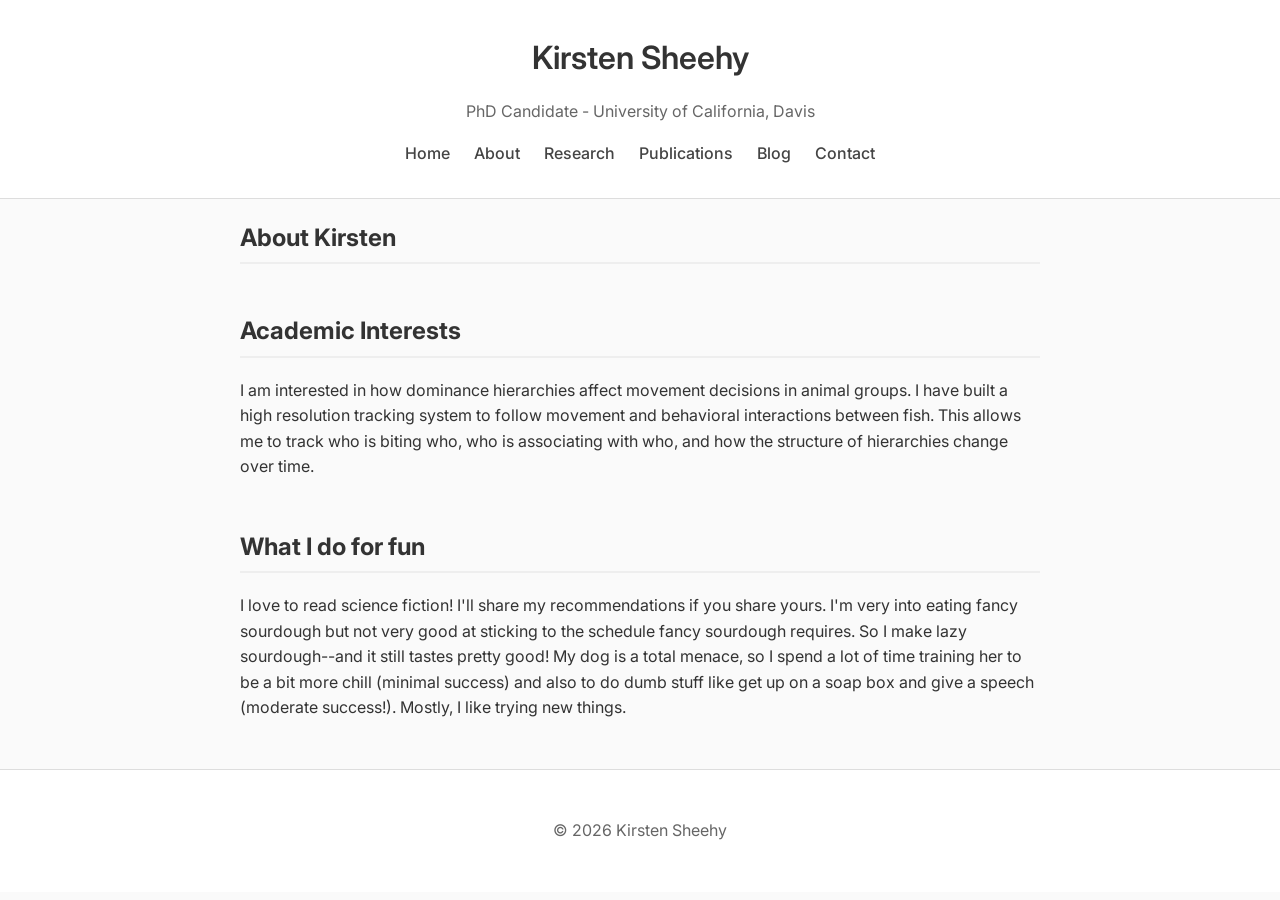
<file: about.html>
<!DOCTYPE html>
<html lang="en">
<head>
    <meta charset="UTF-8">
    <meta name="viewport" content="width=device-width, initial-scale=1.0">
    <title>About - Kirsten Sheehy</title>

    <link rel="stylesheet" href="style.css">

    <!-- Google Fonts (clean academic look) -->
    <link href="https://fonts.googleapis.com/css2?family=Inter:wght@300;400;600&display=swap" rel="stylesheet">
</head>

<body>
<header class="site-header">
    <div class="container">
        <h1>Kirsten Sheehy</h1>
        <p class="subtitle">PhD Candidate - University of California, Davis</p>

        <nav>
            <a href="index.html">Home</a>
            <a href="about.html">About</a>
            <a href="research.html">Research</a>
            <a href="publications.html">Publications</a>
            <a href="blog.html">Blog</a>
            <a href="contact.html">Contact</a>
        </nav>
    </div>
</header>

<main class="container">
  <h2>About Kirsten</h2>

    <section id="about">
        <h2>Academic Interests</h2>
        <p>
            I am interested in how dominance hierarchies affect movement
            decisions in animal groups. I have built a high resolution tracking
            system to follow movement and behavioral interactions between fish.
            This allows me to track who is biting who, who is associating with
            who, and how the structure of hierarchies change over time.
        </p>
    </section>
    
    <section id="about">
        <h2>What I do for fun</h2>
        <p>
            I love to read science fiction! I'll share my recommendations if
            you share yours. I'm very into eating fancy sourdough but not very
            good at sticking to the schedule fancy sourdough requires. So I 
            make lazy sourdough--and it still tastes pretty good! My dog is a
            total menace, so I spend a lot of time training her to be a bit 
            more chill (minimal success) and also to do dumb stuff like get up 
            on a soap box and give a speech (moderate success!). Mostly, I like
            trying new things.
        </p>
    </section>
</main>
<footer>
  <p>© 2026 Kirsten Sheehy</p>
</footer>
</body>
</html>
</file>
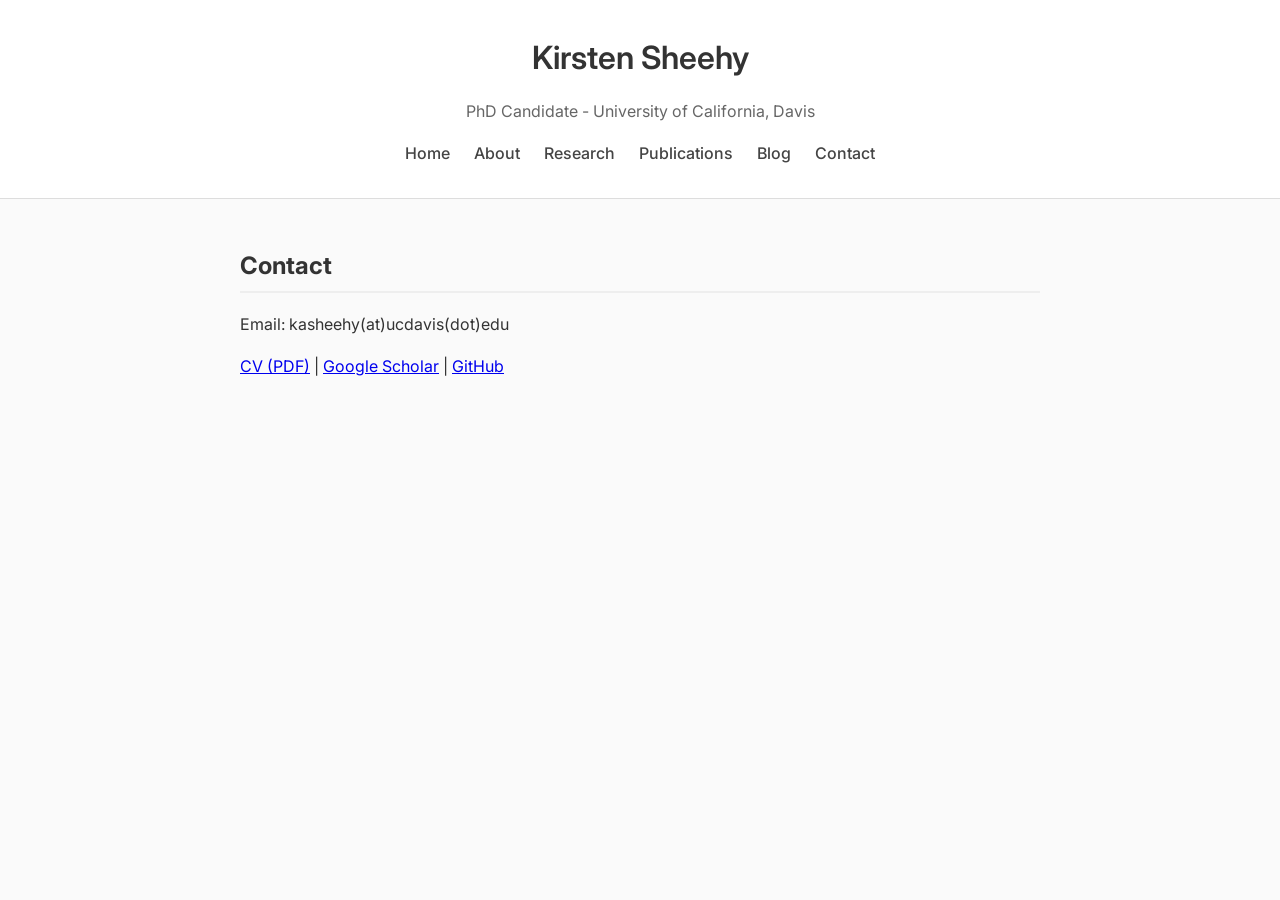
<file: contact.html>
<!DOCTYPE html>
<html lang="en">
<head>
    <meta charset="UTF-8">
    <meta name="viewport" content="width=device-width, initial-scale=1.0">
    <title>Kirsten Sheehy</title>

    <link rel="stylesheet" href="style.css">

    <!-- Google Fonts (clean academic look) -->
    <link href="https://fonts.googleapis.com/css2?family=Inter:wght@300;400;600&display=swap" rel="stylesheet">
</head>

<body>

<header class="site-header">
    <div class="container">
        <h1>Kirsten Sheehy</h1>
        <p class="subtitle">PhD Candidate - University of California, Davis</p>

        <nav>
            <a href="index.html">Home</a>
            <a href="about.html">About</a>
            <a href="research.html">Research</a>
            <a href="publications.html">Publications</a>
            <a href="blog.html">Blog</a>
            <a href="contact.html">Contact</a>
        </nav>
    </div>
</header>

<main class="container">
  </body>
</html>

    <section id="contact">
        <h2>Contact</h2>

        <p>Email: kasheehy(at)ucdavis(dot)edu</p>

        <p>
            <a href="#">CV (PDF)</a> |
            <a href="#">Google Scholar</a> |
            <a href="#">GitHub</a>
        </p>
    </section>
</file>
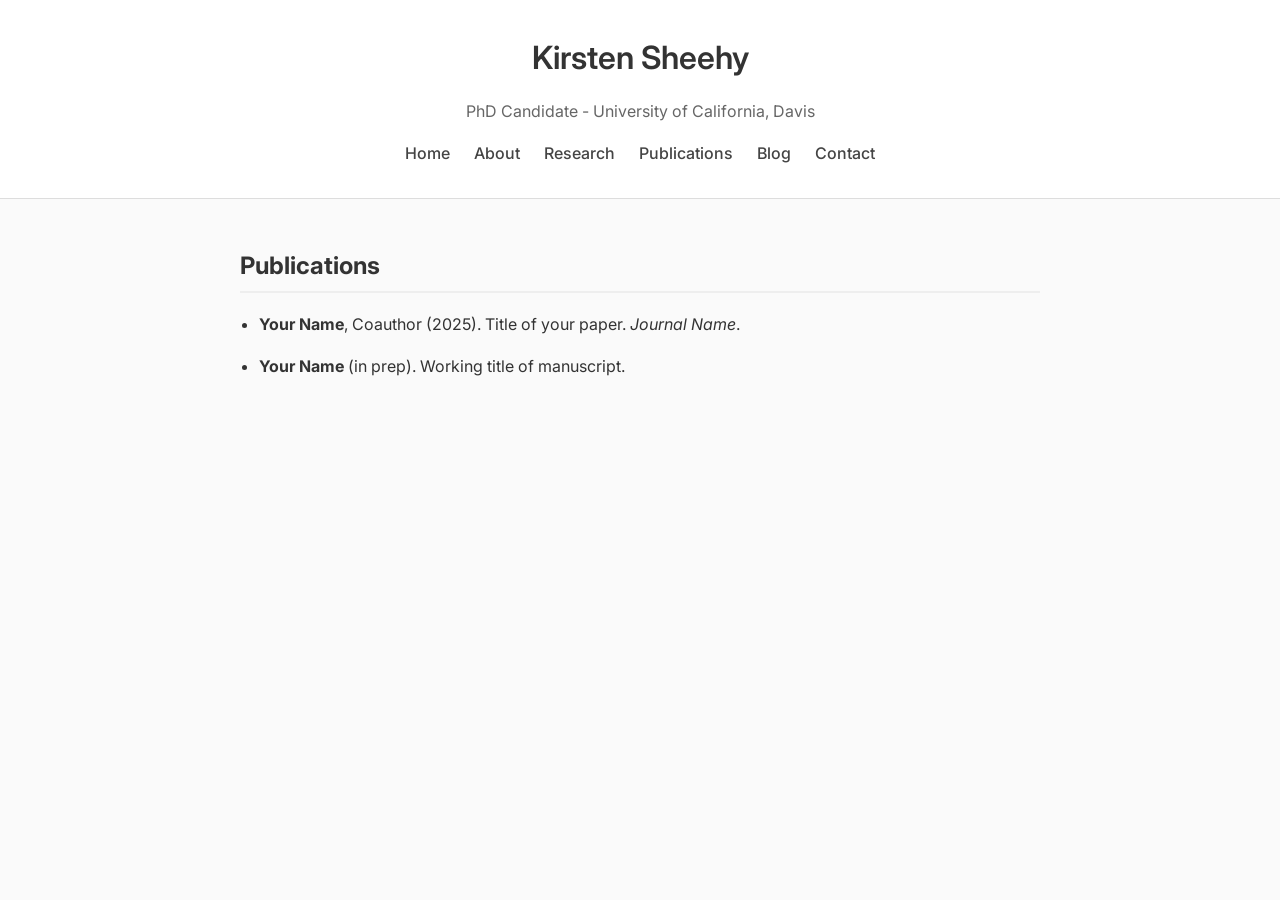
<file: publications.html>
<!DOCTYPE html>
<html lang="en">
<head>
    <meta charset="UTF-8">
    <meta name="viewport" content="width=device-width, initial-scale=1.0">
    <title>Kirsten Sheehy</title>

    <link rel="stylesheet" href="style.css">

    <!-- Google Fonts (clean academic look) -->
    <link href="https://fonts.googleapis.com/css2?family=Inter:wght@300;400;600&display=swap" rel="stylesheet">
</head>

<body>

<header class="site-header">
    <div class="container">
        <h1>Kirsten Sheehy</h1>
        <p class="subtitle">PhD Candidate - University of California, Davis</p>

        <nav>
            <a href="index.html">Home</a>
            <a href="about.html">About</a>
            <a href="research.html">Research</a>
            <a href="publications.html">Publications</a>
            <a href="blog.html">Blog</a>
            <a href="contact.html">Contact</a>
        </nav>
    </div>
</header>

<main class="container">
    <section id="publications">
            <h2>Publications</h2>
    
            <ul class="pub-list">
                <li>
                    <strong>Your Name</strong>, Coauthor (2025).
                    Title of your paper.
                    <em>Journal Name</em>.
                </li>
    
                <li>
                    <strong>Your Name</strong> (in prep).
                    Working title of manuscript.
                </li>
            </ul>
    
    </section>
</file>
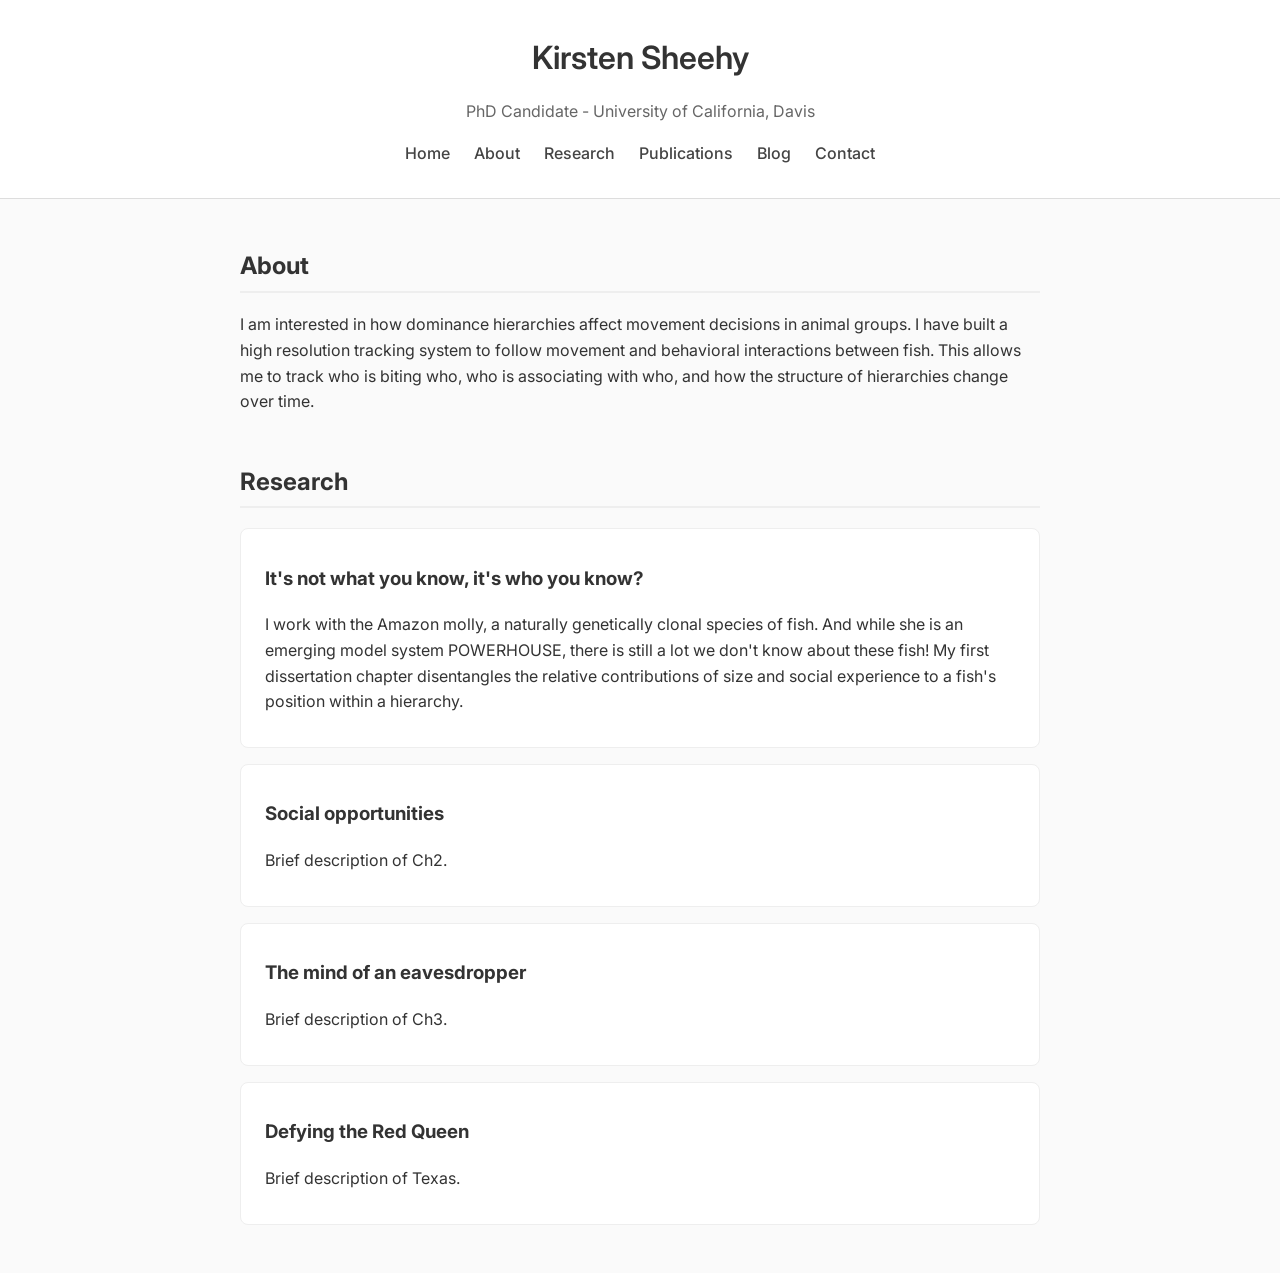
<file: research.html>
<!DOCTYPE html>
<html lang="en">
<head>
    <meta charset="UTF-8">
    <meta name="viewport" content="width=device-width, initial-scale=1.0">
    <title>Kirsten Sheehy</title>

    <link rel="stylesheet" href="style.css">

    <!-- Google Fonts (clean academic look) -->
    <link href="https://fonts.googleapis.com/css2?family=Inter:wght@300;400;600&display=swap" rel="stylesheet">
</head>

<body>

<header class="site-header">
    <div class="container">
        <h1>Kirsten Sheehy</h1>
        <p class="subtitle">PhD Candidate - University of California, Davis</p>

        <nav>
            <a href="index.html">Home</a>
            <a href="about.html">About</a>
            <a href="research.html">Research</a>
            <a href="publications.html">Publications</a>
            <a href="blog.html">Blog</a>
            <a href="contact.html">Contact</a>
        </nav>
    </div>
</header>

<main class="container">

    <section id="about">
        <h2>About</h2>
        <p>
            I am interested in how dominance hierarchies affect movement
            decisions in animal groups. I have built a high resolution tracking
            system to follow movement and behavioral interactions between fish.
            This allows me to track who is biting who, who is associating with
            who, and how the structure of hierarchies change over time.
        </p>
    </section>

    <section id="research">
        <h2>Research</h2>

        <div class="card">
            <h3>It's not what you know, it's who you know?</h3>
            <p>
                I work with the Amazon molly, a naturally genetically clonal
                species of fish. And while she is an emerging model system
                POWERHOUSE, there is still a lot we don't know about these fish!
                My first dissertation chapter disentangles the relative
                contributions of size and social experience to a fish's position
                within a hierarchy.
            </p>
        </div>

        <div class="card">
            <h3>Social opportunities</h3>
            <p>
                Brief description of Ch2.
            </p>
        </div>
        
        <div class="card">
            <h3>The mind of an eavesdropper</h3>
            <p>
                Brief description of Ch3.
            </p>
        </div>
        
        <div class="card">
            <h3>Defying the Red Queen</h3>
            <p>
                Brief description of Texas.
            </p>
        </div>

    </section>
</file>
<file: style.css>
/* Base styles */
body {
    font-family: 'Inter', sans-serif;
    margin: 0;
    background-color: #fafafa;
    color: #333;
    line-height: 1.6;
}

/* Layout */
.container {
    width: 90%;
    max-width: 800px;
    margin: auto;
}

/* Header */
.site-header {
    background: white;
    border-bottom: 1px solid #ddd;
    padding: 2rem 0;
    text-align: center;
}

.site-header h1 {
    margin: 0;
    font-weight: 600;
}

.subtitle {
    color: #666;
    margin-bottom: 1rem;
}

/* Navigation */
nav {
    margin-top: 1rem;
}

nav a {
    margin: 0 10px;
    text-decoration: none;
    color: #444;
    font-weight: 500;
}

nav a:hover {
    text-decoration: underline;
}

/* Sections */
section {
    margin: 3rem 0;
}

h2 {
    border-bottom: 2px solid #eee;
    padding-bottom: 0.3rem;
}

/* Cards for research */
.card {
    background: white;
    padding: 1rem 1.5rem;
    margin-top: 1rem;
    border-radius: 8px;
    border: 1px solid #eee;
    transition: box-shadow 0.2s ease;
}

.card:hover {
    box-shadow: 0 4px 12px rgba(0,0,0,0.08);
}

/* Publications */
.pub-list {
    padding-left: 1.2rem;
}

.pub-list li {
    margin-bottom: 1rem;
}

/* Footer */
footer {
    text-align: center;
    padding: 2rem 0;
    background: white;
    border-top: 1px solid #ddd;
    margin-top: 3rem;
    color: #666;
}
</file>
